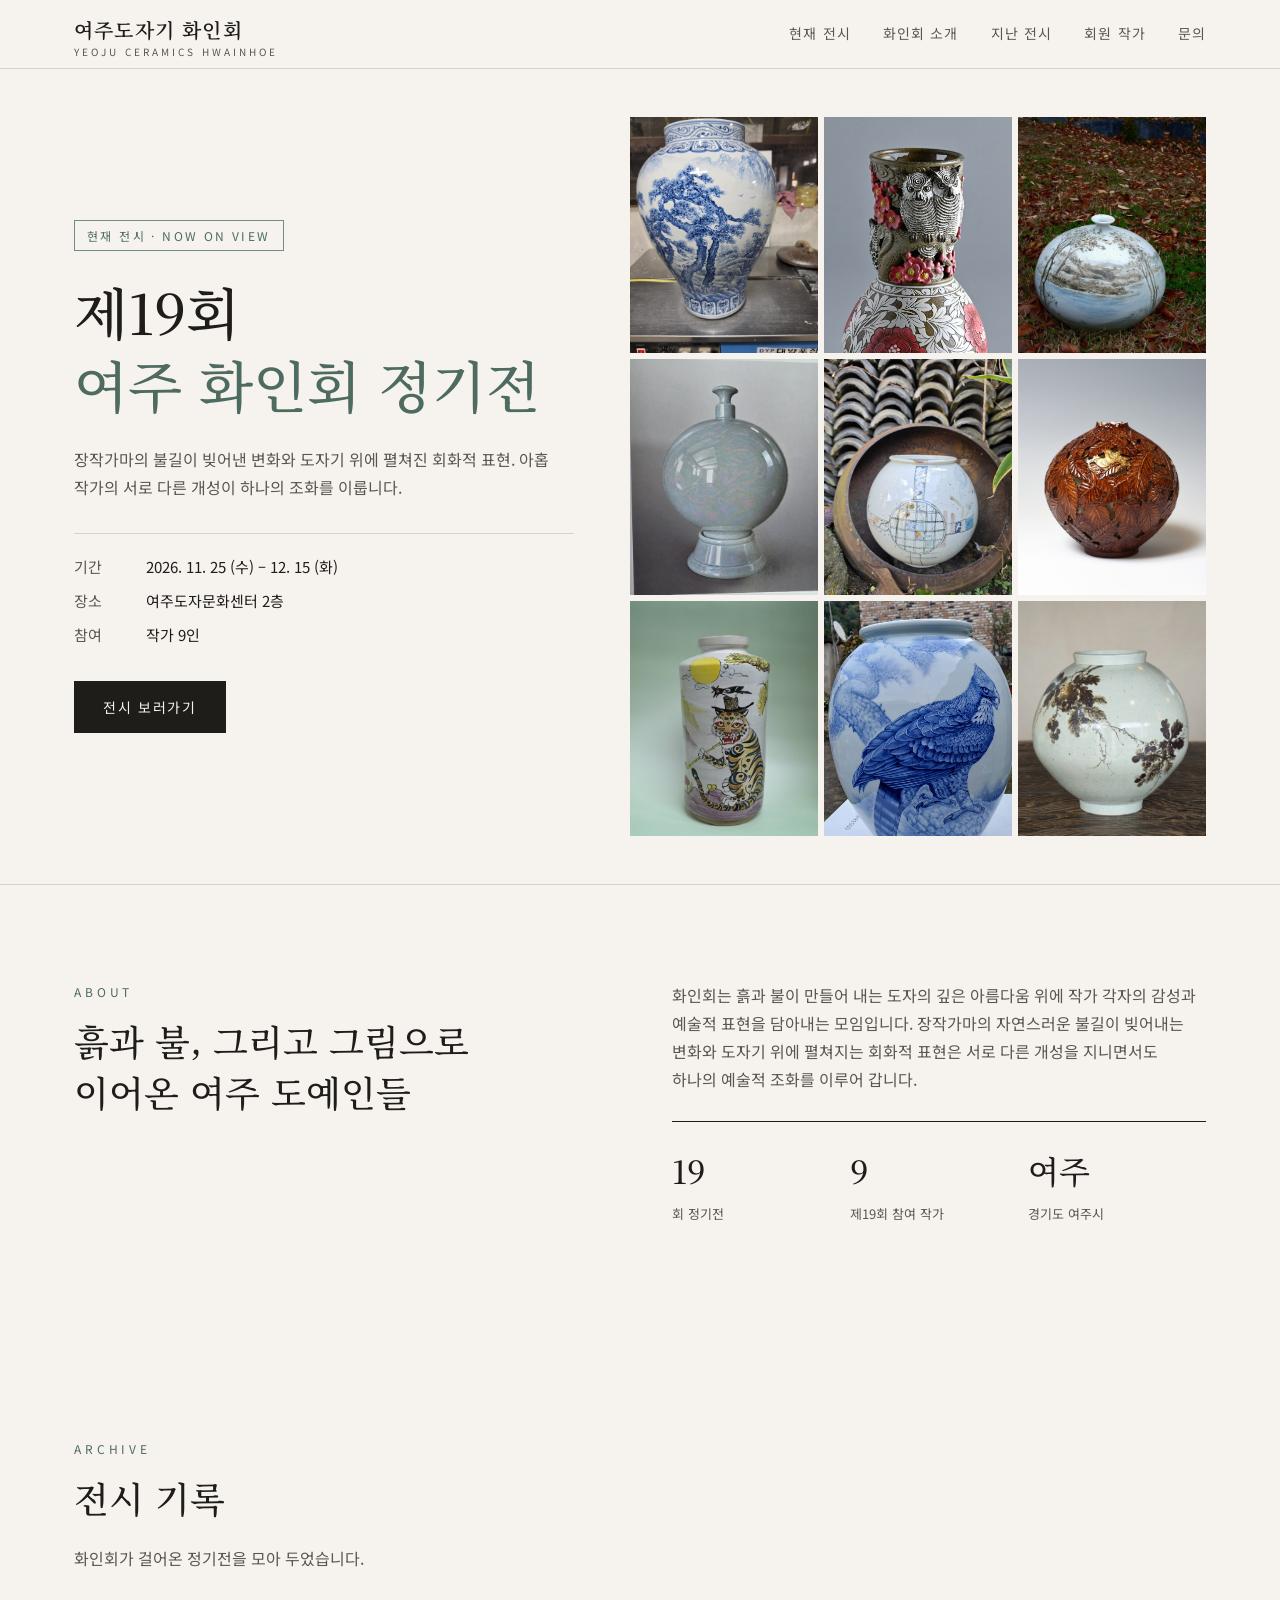
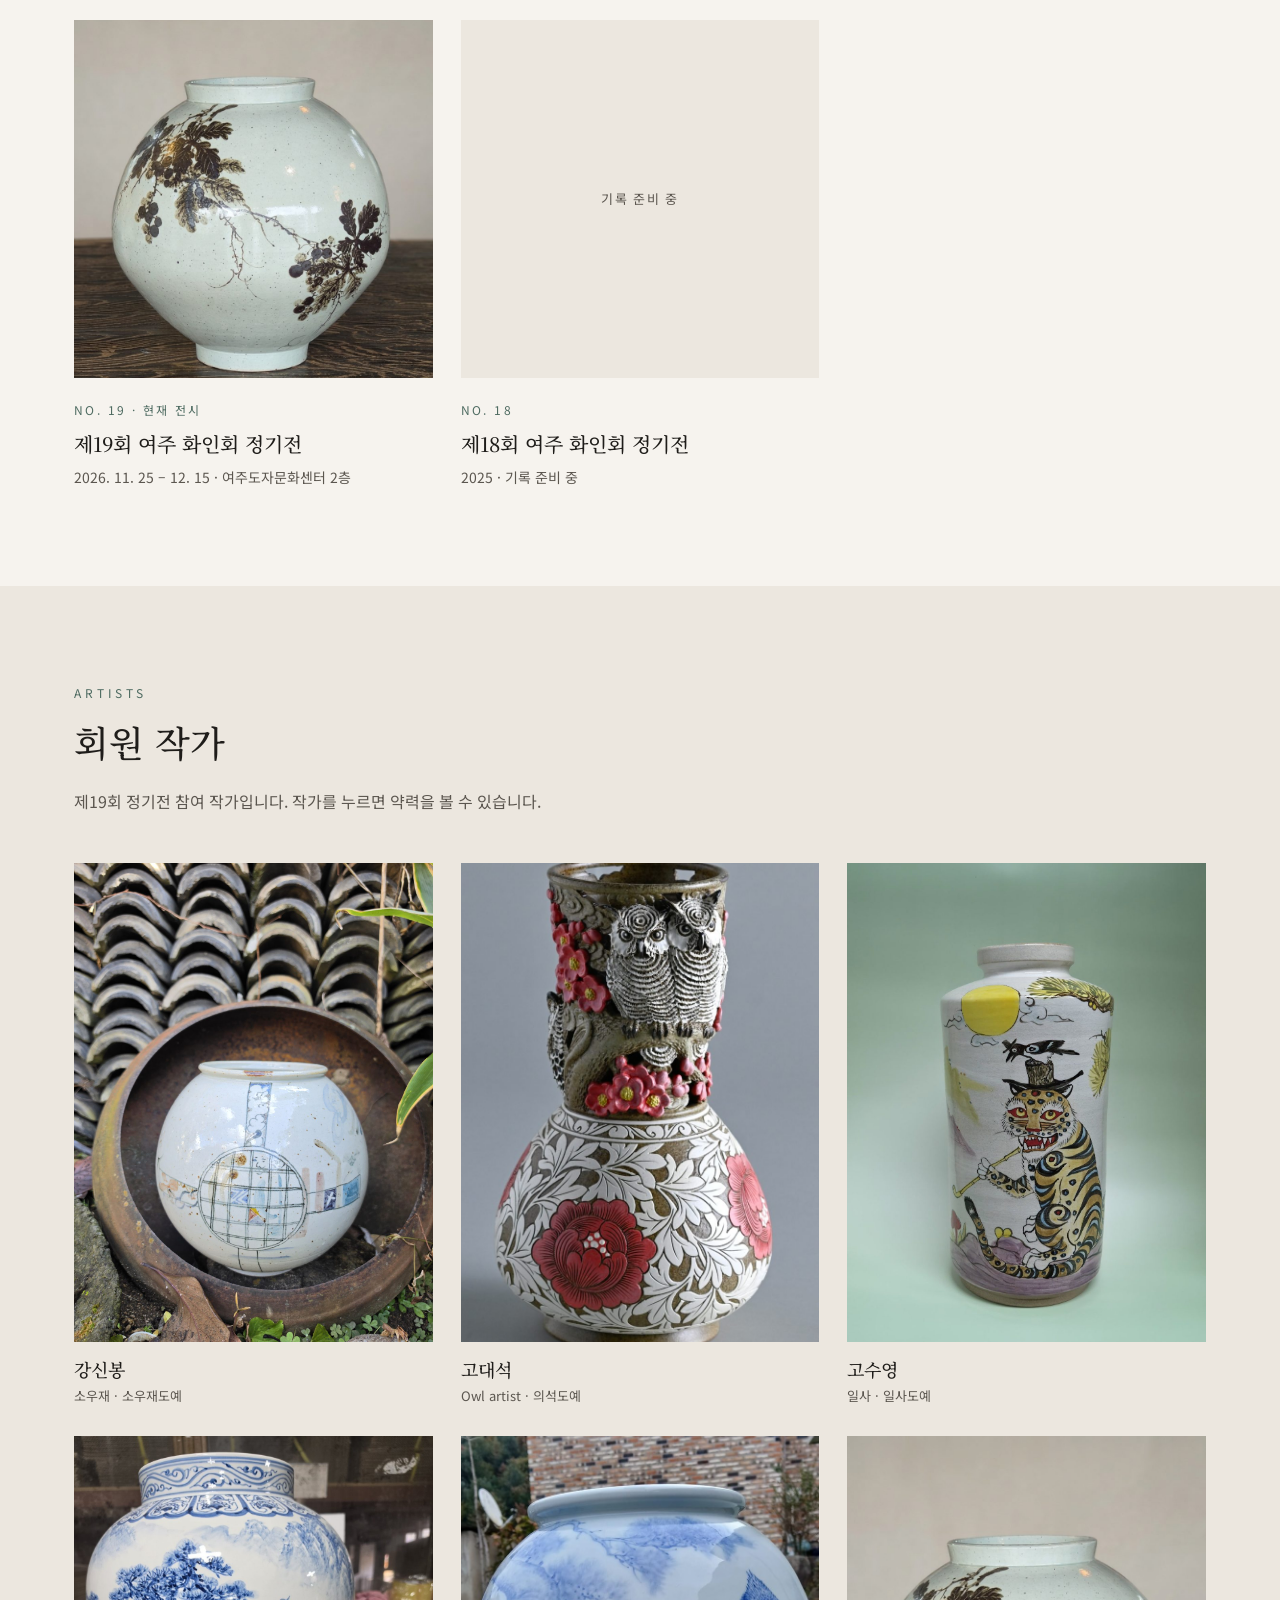
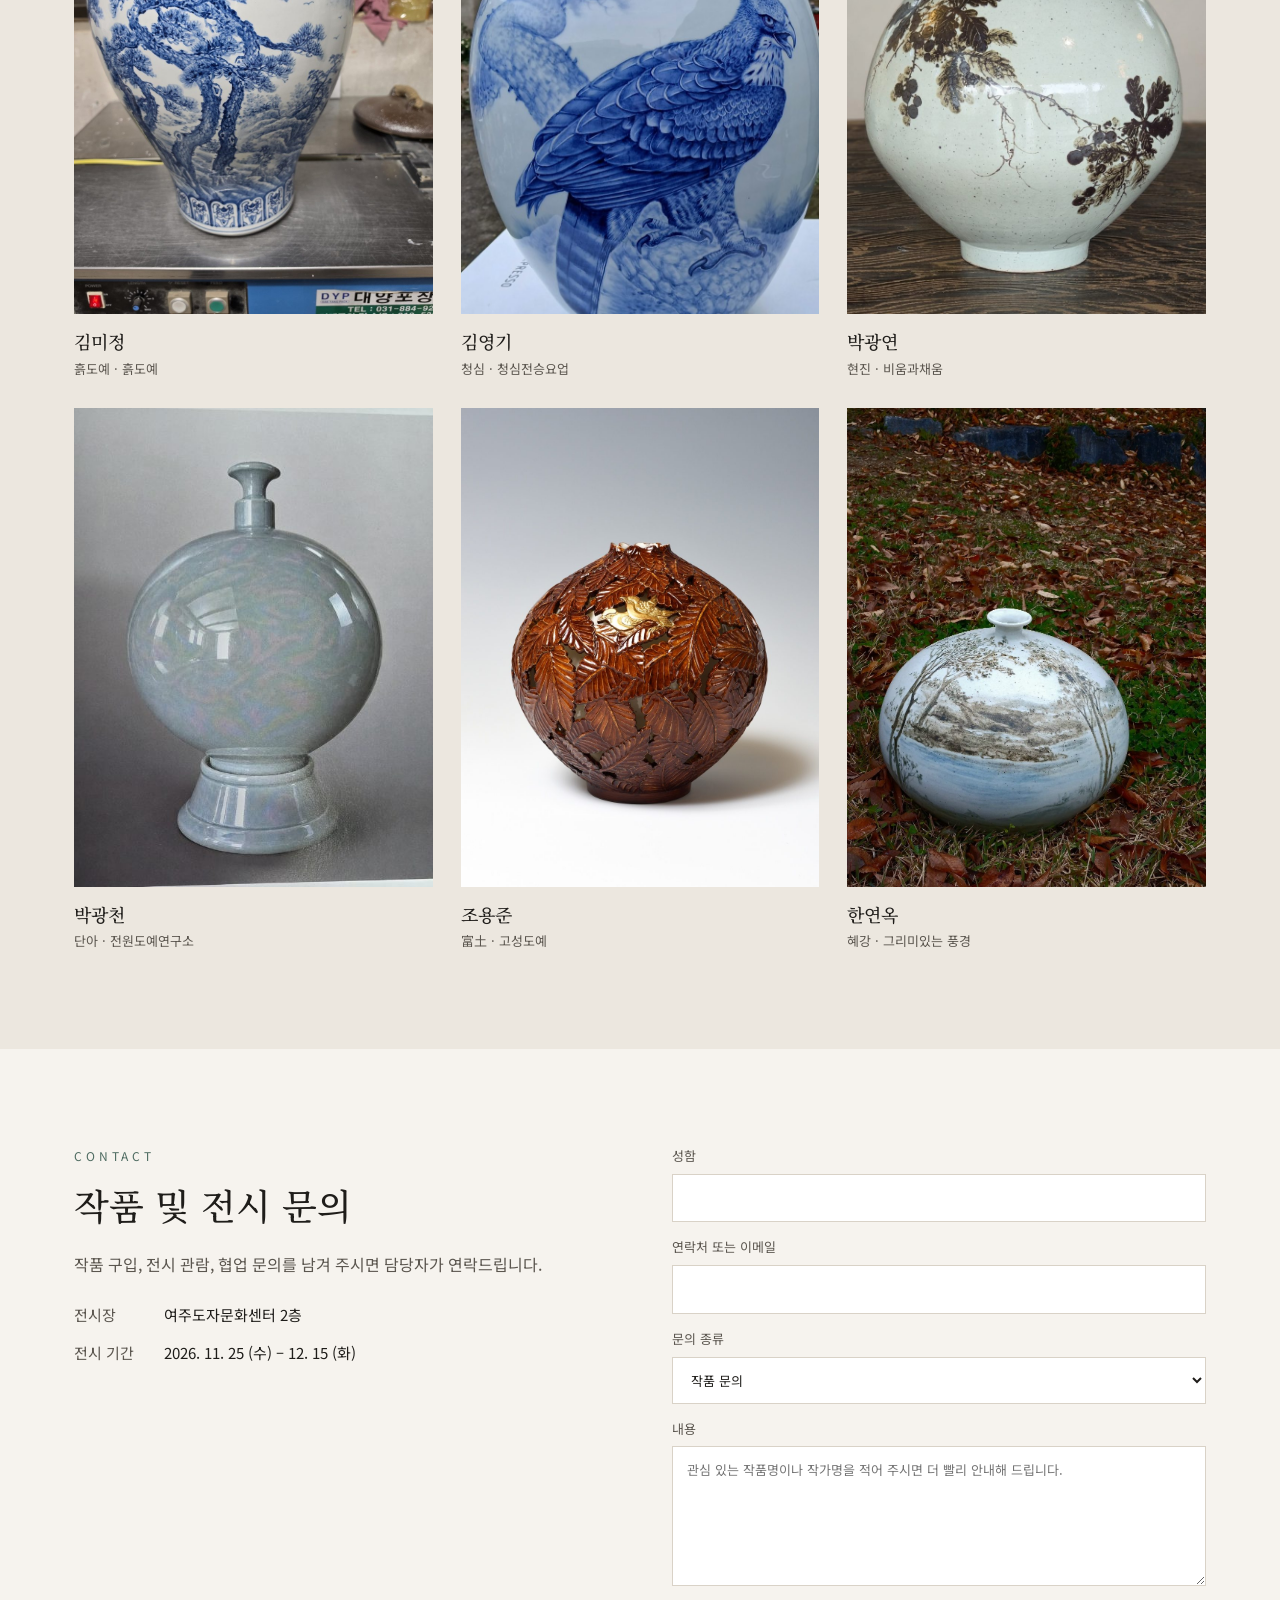
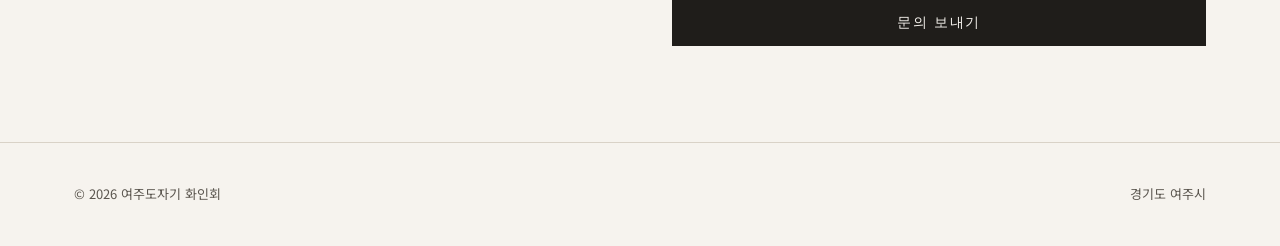
<file: index.html>
<!DOCTYPE html>
<html lang="ko">
<head>
<meta charset="UTF-8">
<meta name="viewport" content="width=device-width, initial-scale=1.0">
<title>여주도자기 화인회</title>
<meta name="description" content="여주도자기 화인회 — 여주 도예인들의 작품을 소개하는 온라인 전시관">
<link rel="preconnect" href="https://fonts.googleapis.com">
<link rel="preconnect" href="https://fonts.gstatic.com" crossorigin>
<link href="https://fonts.googleapis.com/css2?family=Noto+Sans+KR:wght@300;400;500&family=Noto+Serif+KR:wght@400;500;600&display=swap" rel="stylesheet">
<link rel="stylesheet" href="assets/css/style.css">
</head>
<body>

<header class="site-header">
  <div class="wrap">
    <a href="./" class="logo">여주도자기 화인회<small>YEOJU CERAMICS HWAINHOE</small></a>
    <nav class="nav">
      <a href="#exhibition">현재 전시</a>
      <a href="#about">화인회 소개</a>
      <a href="#archive">지난 전시</a>
      <a href="#artists">회원 작가</a>
      <a href="#contact">문의</a>
    </nav>
    <button class="menu-btn" aria-label="메뉴">☰</button>
  </div>
</header>

<!-- 현재 전시 -->
<section class="hero" id="exhibition">
  <div class="wrap">
    <div>
      <span class="tag">현재 전시 · NOW ON VIEW</span>
      <h1>제19회<br><em>여주 화인회 정기전</em></h1>
      <p class="lead">장작가마의 불길이 빚어낸 변화와 도자기 위에 펼쳐진 회화적 표현. 아홉 작가의 서로 다른 개성이 하나의 조화를 이룹니다.</p>
      <dl class="meta">
        <dt>기간</dt><dd>2026. 11. 25 (수) – 12. 15 (화)</dd>
        <dt>장소</dt><dd>여주도자문화센터 2층</dd>
        <dt>참여</dt><dd>작가 9인</dd>
      </dl>
      <a href="exhibitions/19th/" class="btn solid">전시 보러가기</a>
    </div>
    <div class="visual mosaic" aria-label="제19회 정기전 참여 작가 9인의 작품">
      <a href="exhibitions/19th/#kim-mijeong"><img src="assets/img/19th/kim-mijeong.jpg" alt="김미정 작가의 백자용춤 청화산수"><span>김미정</span></a>
      <a href="exhibitions/19th/#go-daeseok"><img src="assets/img/19th/go-daeseok.jpg" alt="고대석 작가의 추억2" style="object-position:center 25%"><span>고대석</span></a>
      <a href="exhibitions/19th/#han-yeonok"><img src="assets/img/19th/han-yeonok.jpg" alt="한연옥 작가의 자연을 품다"><span>한연옥</span></a>
      <a href="exhibitions/19th/#park-gwangcheon"><img src="assets/img/19th/park-gwangcheon.jpg" alt="박광천 작가의 원앙문 입호"><span>박광천</span></a>
      <a href="exhibitions/19th/#kang-sinbong"><img src="assets/img/19th/kang-sinbong.jpg" alt="강신봉 작가의 무제"><span>강신봉</span></a>
      <a href="exhibitions/19th/#jo-yongjun"><img src="assets/img/19th/jo-yongjun.jpg" alt="조용준 작가의 가을"><span>조용준</span></a>
      <a href="exhibitions/19th/#go-suyeong"><img src="assets/img/19th/go-suyeong.jpg" alt="고수영 작가의 까치와 호랑이"><span>고수영</span></a>
      <a href="exhibitions/19th/#kim-yeonggi"><img src="assets/img/19th/kim-yeonggi.jpg" alt="김영기 작가의 출품작"><span>김영기</span></a>
      <a href="exhibitions/19th/#park-gwangyeon"><img src="assets/img/19th/park-gwangyeon.jpg" alt="박광연 작가의 출품작"><span>박광연</span></a>
    </div>
  </div>
</section>

<!-- 소개 -->
<section class="intro" id="about">
  <div class="wrap">
    <div>
      <p class="eyebrow">About</p>
      <h2 class="h2">흙과 불, 그리고 그림으로<br>이어온 여주 도예인들</h2>
    </div>
    <div>
      <p class="lead">화인회는 흙과 불이 만들어 내는 도자의 깊은 아름다움 위에 작가 각자의 감성과 예술적 표현을 담아내는 모임입니다. 장작가마의 자연스러운 불길이 빚어내는 변화와 도자기 위에 펼쳐지는 회화적 표현은 서로 다른 개성을 지니면서도 하나의 예술적 조화를 이루어 갑니다.</p>
      <div class="stats">
        <div><b>19</b><span>회 정기전</span></div>
        <div><b>9</b><span>제19회 참여 작가</span></div>
        <div><b>여주</b><span>경기도 여주시</span></div>
      </div>
    </div>
  </div>
</section>

<!-- 지난 전시 -->
<section id="archive">
  <div class="wrap">
    <p class="eyebrow">Archive</p>
    <h2 class="h2">전시 기록</h2>
    <p class="lead">화인회가 걸어온 정기전을 모아 두었습니다.</p>
    <div class="ex-list">
      <a class="ex-card" href="exhibitions/19th/">
        <div class="thumb"><img src="assets/img/19th/park-gwangyeon.jpg" alt="제19회 정기전 출품작" loading="lazy"></div>
        <span class="no">NO. 19 · 현재 전시</span>
        <h3>제19회 여주 화인회 정기전</h3>
        <p>2026. 11. 25 – 12. 15 · 여주도자문화센터 2층</p>
      </a>
      <div class="ex-card">
        <div class="thumb placeholder">기록 준비 중</div>
        <span class="no">NO. 18</span>
        <h3>제18회 여주 화인회 정기전</h3>
        <p>2025 · 기록 준비 중</p>
      </div>
    </div>
  </div>
</section>

<!-- 회원 작가 -->
<section class="artists" id="artists">
  <div class="wrap">
    <p class="eyebrow">Artists</p>
    <h2 class="h2">회원 작가</h2>
    <p class="lead">제19회 정기전 참여 작가입니다. 작가를 누르면 약력을 볼 수 있습니다.</p>
    <div class="artist-grid">
      <a class="artist" href="exhibitions/19th/#kang-sinbong"><div class="ph"><img src="assets/img/19th/kang-sinbong.jpg" alt="강신봉 작가 작품" loading="lazy"></div><h4>강신봉</h4><p>소우재 · 소우재도예</p></a>
      <a class="artist" href="exhibitions/19th/#go-daeseok"><div class="ph"><img src="assets/img/19th/go-daeseok.jpg" alt="고대석 작가 작품" loading="lazy"></div><h4>고대석</h4><p>Owl artist · 의석도예</p></a>
      <a class="artist" href="exhibitions/19th/#go-suyeong"><div class="ph"><img src="assets/img/19th/go-suyeong.jpg" alt="고수영 작가 작품" loading="lazy"></div><h4>고수영</h4><p>일사 · 일사도예</p></a>
      <a class="artist" href="exhibitions/19th/#kim-mijeong"><div class="ph"><img src="assets/img/19th/kim-mijeong.jpg" alt="김미정 작가 작품" loading="lazy"></div><h4>김미정</h4><p>흙도예 · 흙도예</p></a>
      <a class="artist" href="exhibitions/19th/#kim-yeonggi"><div class="ph"><img src="assets/img/19th/kim-yeonggi.jpg" alt="김영기 작가 작품" loading="lazy"></div><h4>김영기</h4><p>청심 · 청심전승요업</p></a>
      <a class="artist" href="exhibitions/19th/#park-gwangyeon"><div class="ph"><img src="assets/img/19th/park-gwangyeon.jpg" alt="박광연 작가 작품" loading="lazy"></div><h4>박광연</h4><p>현진 · 비움과채움</p></a>
      <a class="artist" href="exhibitions/19th/#park-gwangcheon"><div class="ph"><img src="assets/img/19th/park-gwangcheon.jpg" alt="박광천 작가 작품" loading="lazy"></div><h4>박광천</h4><p>단아 · 전원도예연구소</p></a>
      <a class="artist" href="exhibitions/19th/#jo-yongjun"><div class="ph"><img src="assets/img/19th/jo-yongjun.jpg" alt="조용준 작가 작품" loading="lazy"></div><h4>조용준</h4><p>富土 · 고성도예</p></a>
      <a class="artist" href="exhibitions/19th/#han-yeonok"><div class="ph"><img src="assets/img/19th/han-yeonok.jpg" alt="한연옥 작가 작품" loading="lazy"></div><h4>한연옥</h4><p>혜강 · 그리미있는 풍경</p></a>
    </div>
  </div>
</section>

<!-- 문의 -->
<section class="contact" id="contact">
  <div class="wrap">
    <div class="info">
      <p class="eyebrow">Contact</p>
      <h2 class="h2">작품 및 전시 문의</h2>
      <p class="lead">작품 구입, 전시 관람, 협업 문의를 남겨 주시면 담당자가 연락드립니다.</p>
      <dl>
        <dt>전시장</dt><dd>여주도자문화센터 2층</dd>
        <dt>전시 기간</dt><dd>2026. 11. 25 (수) – 12. 15 (화)</dd>
      </dl>
    </div>
    <!-- 문의 양식: 구글 Apps Script(홈페이지 문의 접수) → 시트 저장 + 메일 알림 -->
    <form class="inquiry" action="https://script.google.com/macros/s/AKfycbzSGkYzuGvQp_G6xVHZZHuydilduFrVXoZ3H0_-JMAJZCFAsgzDZS4NiYXvOauJ6zCG/exec" method="POST">
      <input type="hidden" name="site" value="여주도자기 화인회">
      <input type="text" name="website" tabindex="-1" autocomplete="off" class="hp" aria-hidden="true">
      <label>성함<input name="name" required></label>
      <label>연락처 또는 이메일<input name="contact" required></label>
      <label>문의 종류
        <select name="type">
          <option>작품 문의</option><option>전시 관람</option><option>협업·기타</option>
        </select>
      </label>
      <label>내용<textarea name="message" required placeholder="관심 있는 작품명이나 작가명을 적어 주시면 더 빨리 안내해 드립니다."></textarea></label>
      <button class="btn solid" type="submit">문의 보내기</button>
      <p class="form-msg" hidden></p>
    </form>
  </div>
</section>

<footer class="site-footer">
  <div class="wrap">
    <span>© <span data-year></span> 여주도자기 화인회</span>
    <span>경기도 여주시</span>
  </div>
</footer>

<script src="assets/js/main.js"></script>
</body>
</html>
</file>
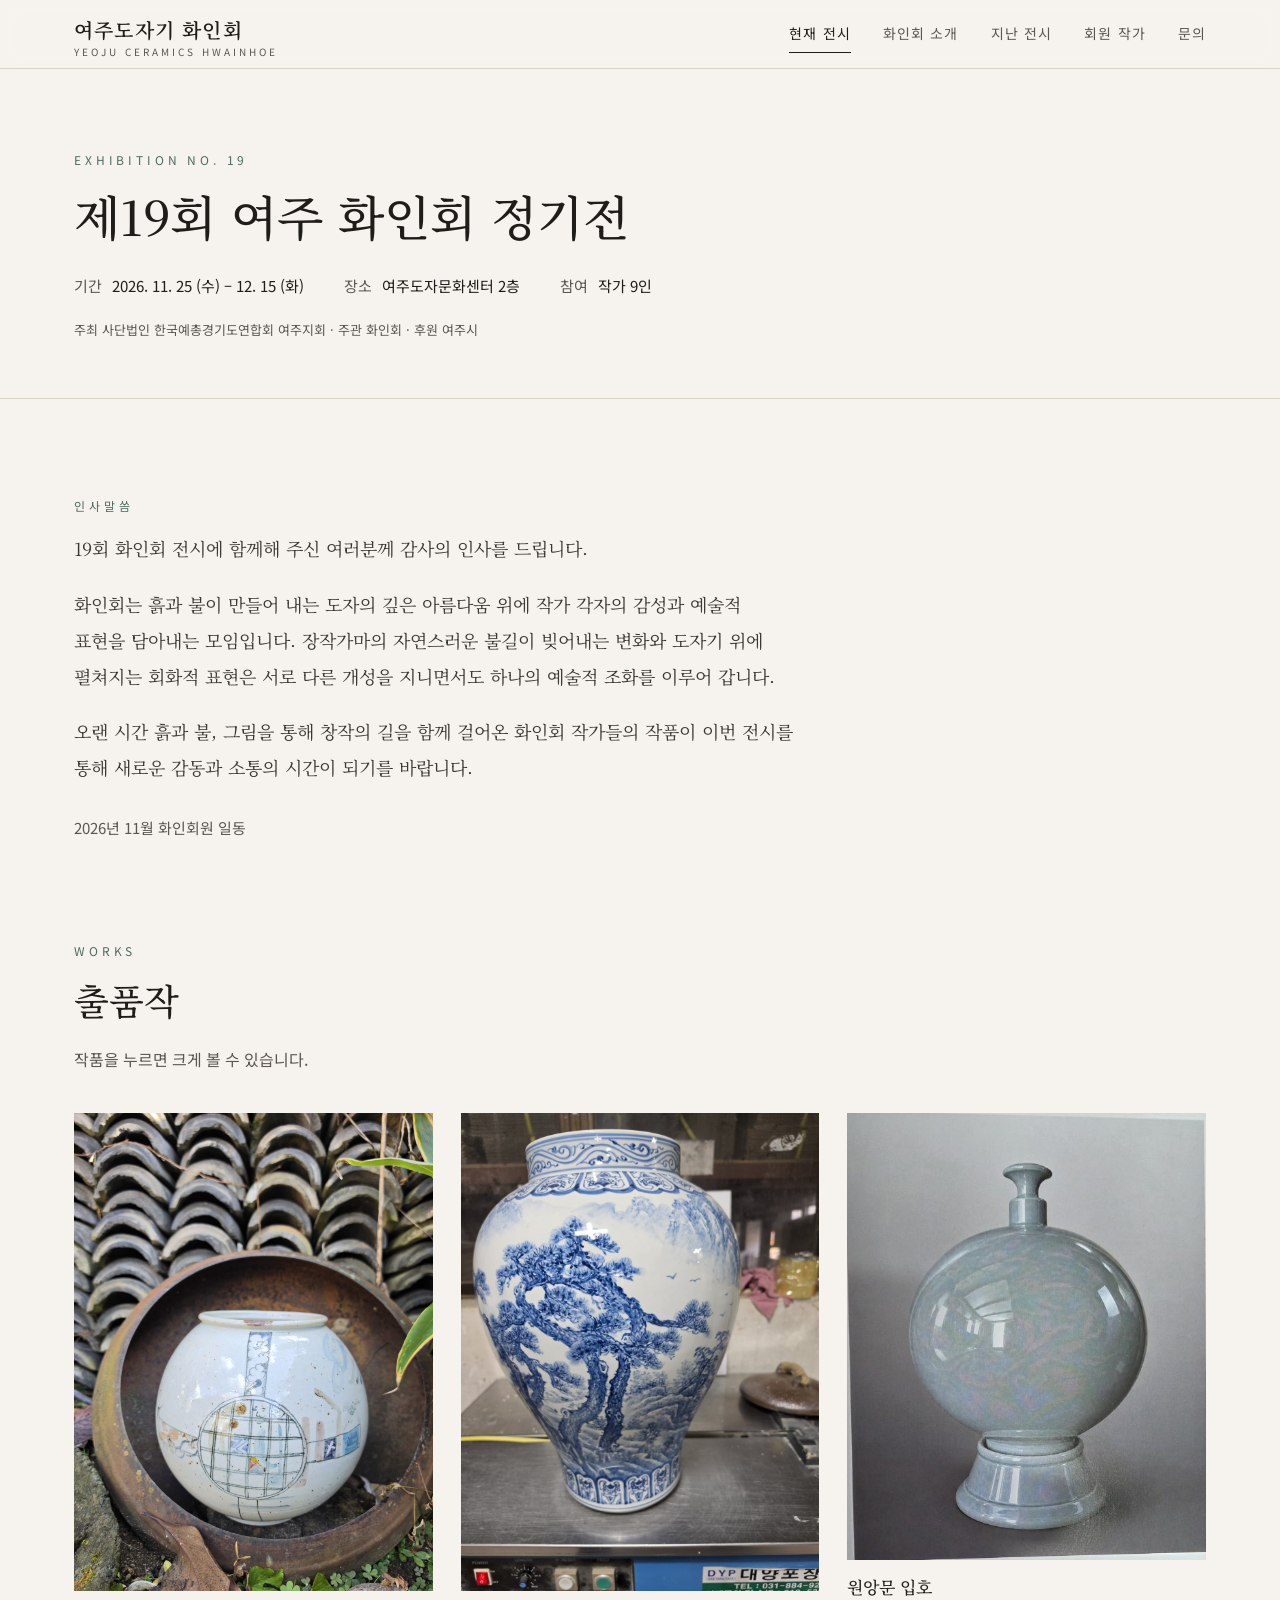
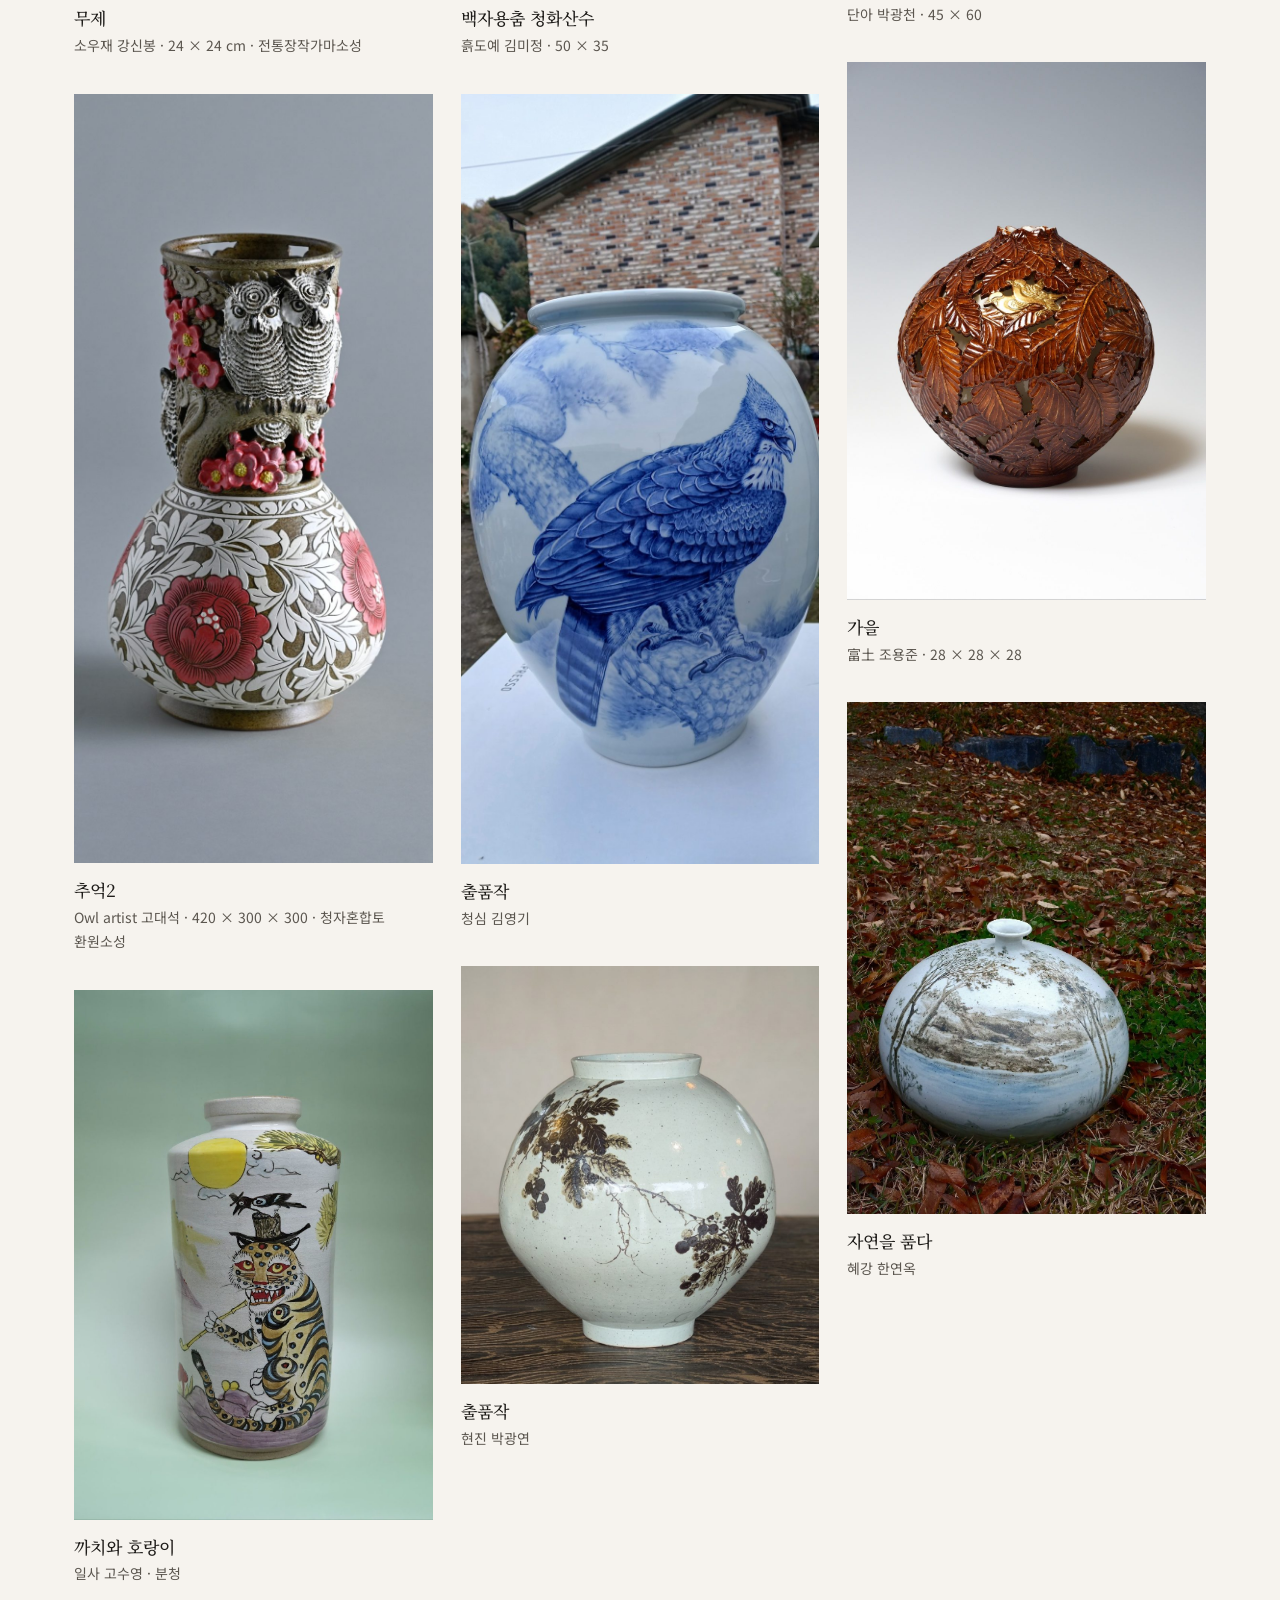
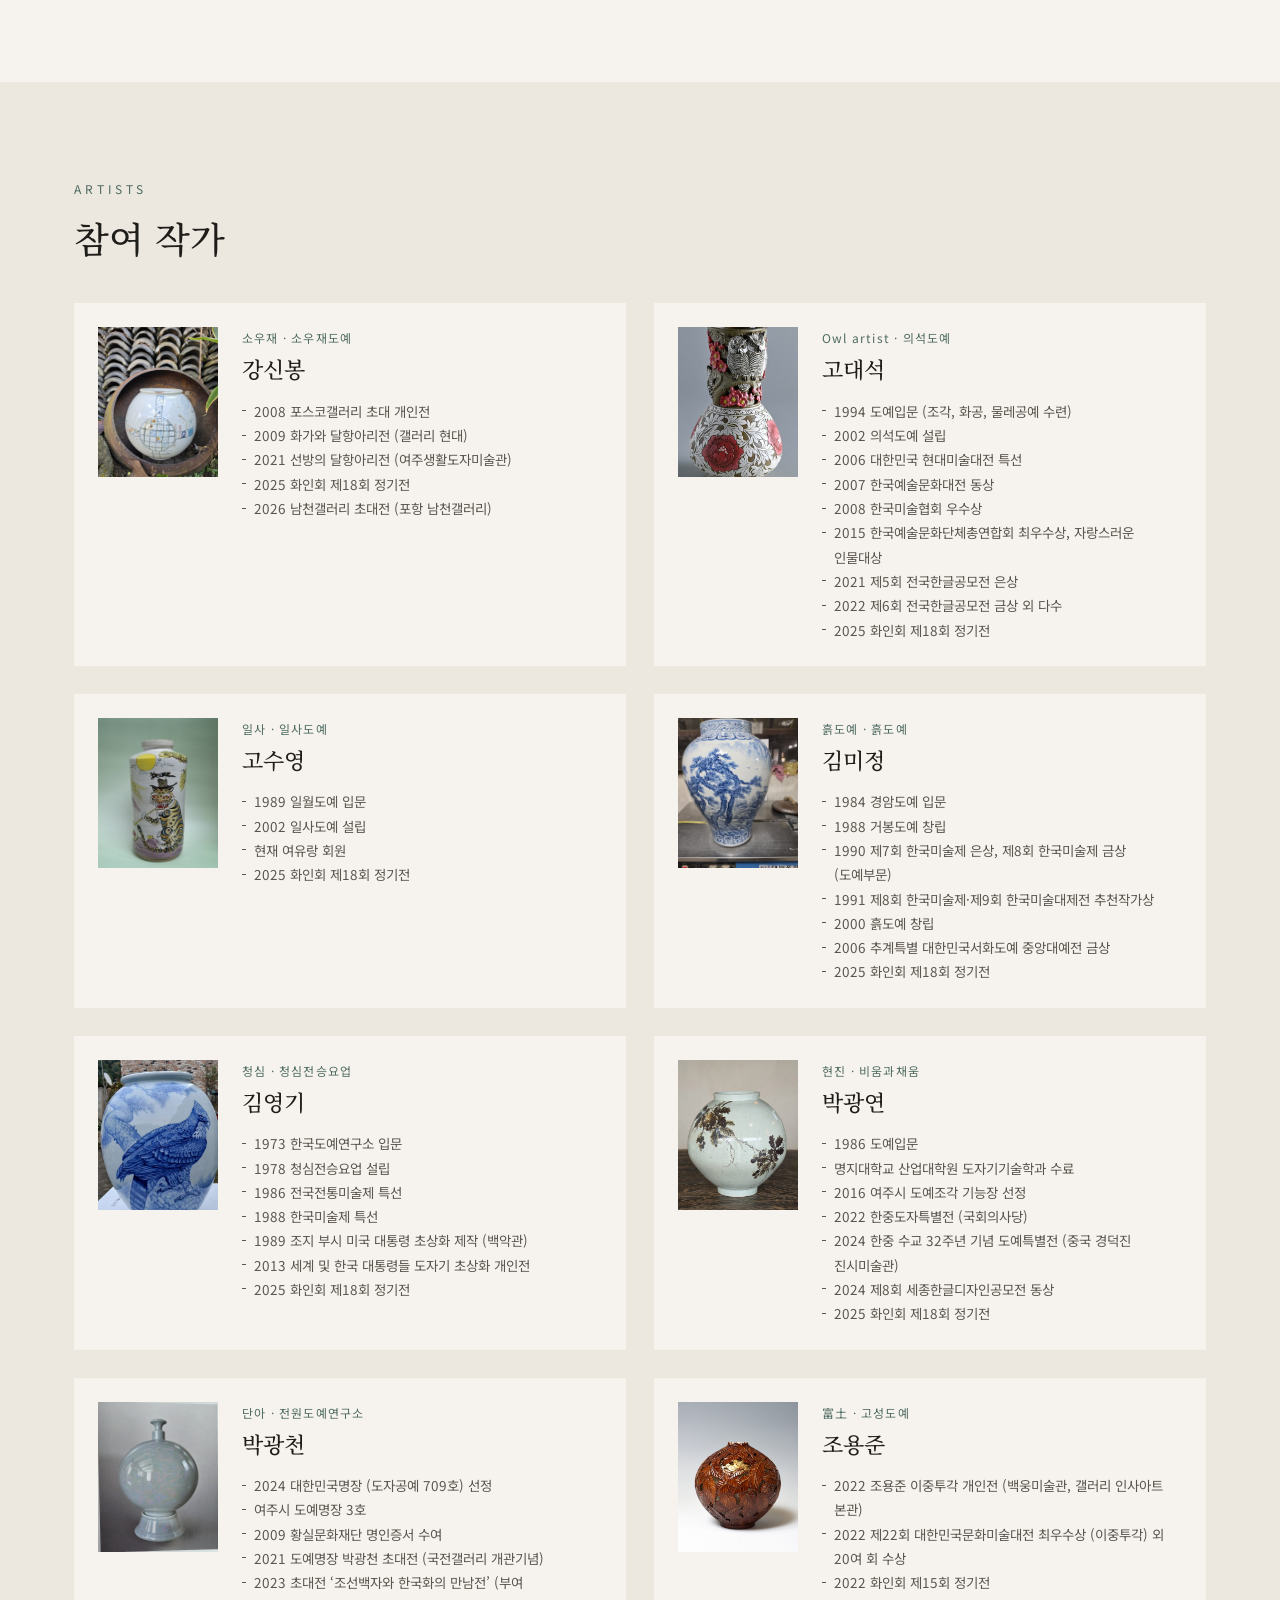
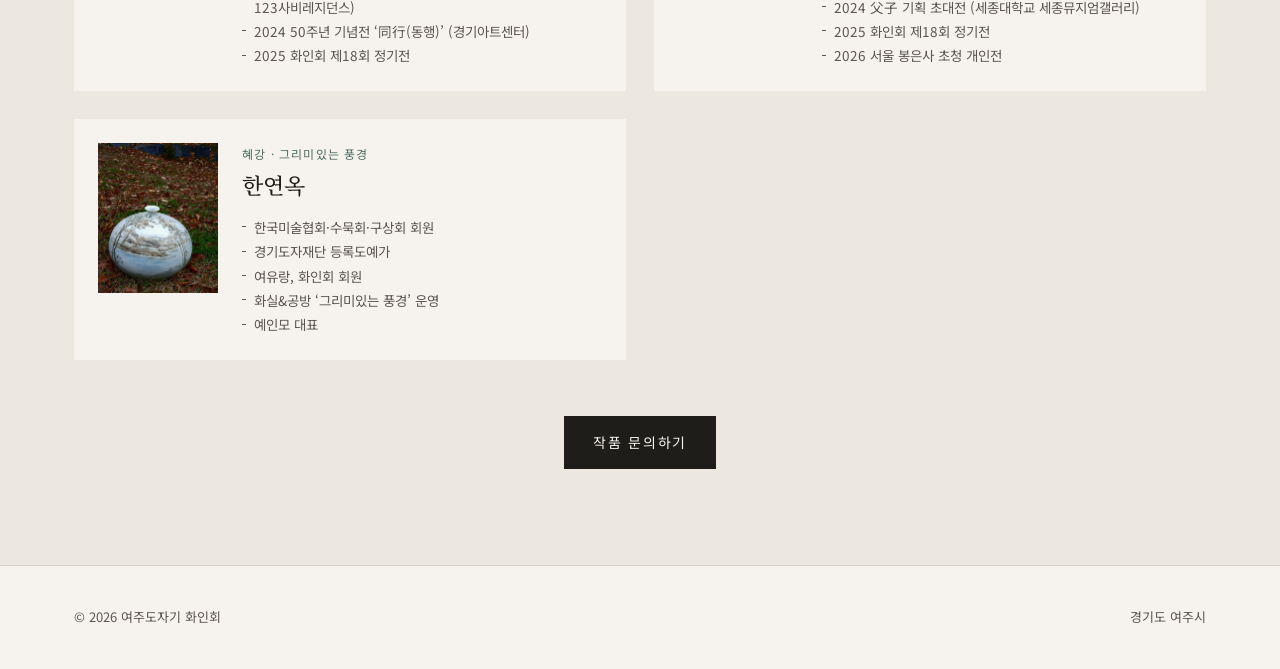
<file: exhibitions/19th/index.html>
<!DOCTYPE html>
<html lang="ko">
<head>
<meta charset="UTF-8">
<meta name="viewport" content="width=device-width, initial-scale=1.0">
<title>제19회 여주 화인회 정기전 | 여주도자기 화인회</title>
<meta name="description" content="제19회 여주 화인회 정기전 · 2026.11.25 – 12.15 · 여주도자문화센터 2층 · 참여 작가 9인">
<meta property="og:title" content="제19회 여주 화인회 정기전">
<meta property="og:description" content="2026.11.25(수) – 12.15(화) · 여주도자문화센터 2층">
<meta property="og:image" content="../../assets/img/19th/kang-sinbong.jpg">
<link rel="preconnect" href="https://fonts.googleapis.com">
<link rel="preconnect" href="https://fonts.gstatic.com" crossorigin>
<link href="https://fonts.googleapis.com/css2?family=Noto+Sans+KR:wght@300;400;500&family=Noto+Serif+KR:wght@400;500;600&display=swap" rel="stylesheet">
<link rel="stylesheet" href="../../assets/css/style.css">
</head>
<body>

<header class="site-header">
  <div class="wrap">
    <a href="../../" class="logo">여주도자기 화인회<small>YEOJU CERAMICS HWAINHOE</small></a>
    <nav class="nav">
      <a href="../../#exhibition" class="on">현재 전시</a>
      <a href="../../#about">화인회 소개</a>
      <a href="../../#archive">지난 전시</a>
      <a href="../../#artists">회원 작가</a>
      <a href="../../#contact">문의</a>
    </nav>
    <button class="menu-btn" aria-label="메뉴">☰</button>
  </div>
</header>

<section class="ex-head">
  <div class="wrap">
    <p class="eyebrow">Exhibition No. 19</p>
    <h1>제19회 여주 화인회 정기전</h1>
    <div class="meta">
      <span><b>기간</b>2026. 11. 25 (수) – 12. 15 (화)</span>
      <span><b>장소</b>여주도자문화센터 2층</span>
      <span><b>참여</b>작가 9인</span>
    </div>
    <p class="credits">주최 사단법인 한국예총경기도연합회 여주지회 · 주관 화인회 · 후원 여주시</p>
  </div>
</section>

<section class="greeting">
  <div class="wrap">
    <p class="eyebrow">인사말씀</p>
    <div class="statement">
      <p>19회 화인회 전시에 함께해 주신 여러분께 감사의 인사를 드립니다.</p>
      <p>화인회는 흙과 불이 만들어 내는 도자의 깊은 아름다움 위에 작가 각자의 감성과 예술적 표현을 담아내는 모임입니다. 장작가마의 자연스러운 불길이 빚어내는 변화와 도자기 위에 펼쳐지는 회화적 표현은 서로 다른 개성을 지니면서도 하나의 예술적 조화를 이루어 갑니다.</p>
      <p>오랜 시간 흙과 불, 그림을 통해 창작의 길을 함께 걸어온 화인회 작가들의 작품이 이번 전시를 통해 새로운 감동과 소통의 시간이 되기를 바랍니다.</p>
      <p class="sign">2026년 11월 화인회원 일동</p>
    </div>
  </div>
</section>

<section class="gallery">
  <div class="wrap">
    <p class="eyebrow">Works</p>
    <h2 class="h2">출품작</h2>
    <p class="lead">작품을 누르면 크게 볼 수 있습니다.</p>
    <div class="works">
      <figure class="work" data-artist="강신봉">
        <div class="img"><img src="../../assets/img/19th/kang-sinbong.jpg" alt="강신봉 작가의 무제" loading="lazy"></div>
        <figcaption class="cap"><b>무제</b><span>소우재 강신봉 · 24 × 24 cm · 전통장작가마소성</span></figcaption>
      </figure>
      <figure class="work" data-artist="고대석">
        <div class="img"><img src="../../assets/img/19th/go-daeseok.jpg" alt="고대석 작가의 추억2" loading="lazy"></div>
        <figcaption class="cap"><b>추억2</b><span>Owl artist 고대석 · 420 × 300 × 300 · 청자혼합토 환원소성</span></figcaption>
      </figure>
      <figure class="work" data-artist="고수영">
        <div class="img"><img src="../../assets/img/19th/go-suyeong.jpg" alt="고수영 작가의 까치와 호랑이" loading="lazy"></div>
        <figcaption class="cap"><b>까치와 호랑이</b><span>일사 고수영 · 분청</span></figcaption>
      </figure>
      <figure class="work" data-artist="김미정">
        <div class="img"><img src="../../assets/img/19th/kim-mijeong.jpg" alt="김미정 작가의 백자용춤 청화산수" loading="lazy"></div>
        <figcaption class="cap"><b>백자용춤 청화산수</b><span>흙도예 김미정 · 50 × 35</span></figcaption>
      </figure>
      <figure class="work" data-artist="김영기">
        <div class="img"><img src="../../assets/img/19th/kim-yeonggi.jpg" alt="김영기 작가의 출품작" loading="lazy"></div>
        <figcaption class="cap"><b>출품작</b><span>청심 김영기</span></figcaption>
      </figure>
      <figure class="work" data-artist="박광연">
        <div class="img"><img src="../../assets/img/19th/park-gwangyeon.jpg" alt="박광연 작가의 출품작" loading="lazy"></div>
        <figcaption class="cap"><b>출품작</b><span>현진 박광연</span></figcaption>
      </figure>
      <figure class="work" data-artist="박광천">
        <div class="img"><img src="../../assets/img/19th/park-gwangcheon.jpg" alt="박광천 작가의 원앙문 입호" loading="lazy"></div>
        <figcaption class="cap"><b>원앙문 입호</b><span>단아 박광천 · 45 × 60</span></figcaption>
      </figure>
      <figure class="work" data-artist="조용준">
        <div class="img"><img src="../../assets/img/19th/jo-yongjun.jpg" alt="조용준 작가의 가을" loading="lazy"></div>
        <figcaption class="cap"><b>가을</b><span>富土 조용준 · 28 × 28 × 28</span></figcaption>
      </figure>
      <figure class="work" data-artist="한연옥">
        <div class="img"><img src="../../assets/img/19th/han-yeonok.jpg" alt="한연옥 작가의 자연을 품다" loading="lazy"></div>
        <figcaption class="cap"><b>자연을 품다</b><span>혜강 한연옥</span></figcaption>
      </figure>
    </div>
  </div>
</section>

<section class="profiles-sec">
  <div class="wrap">
    <p class="eyebrow">Artists</p>
    <h2 class="h2">참여 작가</h2>
    <div class="profiles">
      <article class="profile" id="kang-sinbong">
        <img src="../../assets/img/19th/kang-sinbong.jpg" alt="" loading="lazy">
        <div>
          <p class="ho">소우재 · 소우재도예</p>
          <h3>강신봉</h3>
          <ul class="cv"><li>2008 포스코갤러리 초대 개인전</li><li>2009 화가와 달항아리전 (갤러리 현대)</li><li>2021 선방의 달항아리전 (여주생활도자미술관)</li><li>2025 화인회 제18회 정기전</li><li>2026 남천갤러리 초대전 (포항 남천갤러리)</li></ul>
        </div>
      </article>
      <article class="profile" id="go-daeseok">
        <img src="../../assets/img/19th/go-daeseok.jpg" alt="" loading="lazy">
        <div>
          <p class="ho">Owl artist · 의석도예</p>
          <h3>고대석</h3>
          <ul class="cv"><li>1994 도예입문 (조각, 화공, 물레공예 수련)</li><li>2002 의석도예 설립</li><li>2006 대한민국 현대미술대전 특선</li><li>2007 한국예술문화대전 동상</li><li>2008 한국미술협회 우수상</li><li>2015 한국예술문화단체총연합회 최우수상, 자랑스러운 인물대상</li><li>2021 제5회 전국한글공모전 은상</li><li>2022 제6회 전국한글공모전 금상 외 다수</li><li>2025 화인회 제18회 정기전</li></ul>
        </div>
      </article>
      <article class="profile" id="go-suyeong">
        <img src="../../assets/img/19th/go-suyeong.jpg" alt="" loading="lazy">
        <div>
          <p class="ho">일사 · 일사도예</p>
          <h3>고수영</h3>
          <ul class="cv"><li>1989 일월도예 입문</li><li>2002 일사도예 설립</li><li>현재 여유랑 회원</li><li>2025 화인회 제18회 정기전</li></ul>
        </div>
      </article>
      <article class="profile" id="kim-mijeong">
        <img src="../../assets/img/19th/kim-mijeong.jpg" alt="" loading="lazy">
        <div>
          <p class="ho">흙도예 · 흙도예</p>
          <h3>김미정</h3>
          <ul class="cv"><li>1984 경암도예 입문</li><li>1988 거봉도예 창립</li><li>1990 제7회 한국미술제 은상, 제8회 한국미술제 금상 (도예부문)</li><li>1991 제8회 한국미술제·제9회 한국미술대제전 추천작가상</li><li>2000 흙도예 창립</li><li>2006 추계특별 대한민국서화도예 중앙대예전 금상</li><li>2025 화인회 제18회 정기전</li></ul>
        </div>
      </article>
      <article class="profile" id="kim-yeonggi">
        <img src="../../assets/img/19th/kim-yeonggi.jpg" alt="" loading="lazy">
        <div>
          <p class="ho">청심 · 청심전승요업</p>
          <h3>김영기</h3>
          <ul class="cv"><li>1973 한국도예연구소 입문</li><li>1978 청심전승요업 설립</li><li>1986 전국전통미술제 특선</li><li>1988 한국미술제 특선</li><li>1989 조지 부시 미국 대통령 초상화 제작 (백악관)</li><li>2013 세계 및 한국 대통령들 도자기 초상화 개인전</li><li>2025 화인회 제18회 정기전</li></ul>
        </div>
      </article>
      <article class="profile" id="park-gwangyeon">
        <img src="../../assets/img/19th/park-gwangyeon.jpg" alt="" loading="lazy">
        <div>
          <p class="ho">현진 · 비움과채움</p>
          <h3>박광연</h3>
          <ul class="cv"><li>1986 도예입문</li><li>명지대학교 산업대학원 도자기기술학과 수료</li><li>2016 여주시 도예조각 기능장 선정</li><li>2022 한중도자특별전 (국회의사당)</li><li>2024 한중 수교 32주년 기념 도예특별전 (중국 경덕진 진시미술관)</li><li>2024 제8회 세종한글디자인공모전 동상</li><li>2025 화인회 제18회 정기전</li></ul>
        </div>
      </article>
      <article class="profile" id="park-gwangcheon">
        <img src="../../assets/img/19th/park-gwangcheon.jpg" alt="" loading="lazy">
        <div>
          <p class="ho">단아 · 전원도예연구소</p>
          <h3>박광천</h3>
          <ul class="cv"><li>2024 대한민국명장 (도자공예 709호) 선정</li><li>여주시 도예명장 3호</li><li>2009 황실문화재단 명인증서 수여</li><li>2021 도예명장 박광천 초대전 (국전갤러리 개관기념)</li><li>2023 초대전 ‘조선백자와 한국화의 만남전’ (부여 123사비레지던스)</li><li>2024 50주년 기념전 ‘同行(동행)’ (경기아트센터)</li><li>2025 화인회 제18회 정기전</li></ul>
        </div>
      </article>
      <article class="profile" id="jo-yongjun">
        <img src="../../assets/img/19th/jo-yongjun.jpg" alt="" loading="lazy">
        <div>
          <p class="ho">富土 · 고성도예</p>
          <h3>조용준</h3>
          <ul class="cv"><li>2022 조용준 이중투각 개인전 (백웅미술관, 갤러리 인사아트 본관)</li><li>2022 제22회 대한민국문화미술대전 최우수상 (이중투각) 외 20여 회 수상</li><li>2022 화인회 제15회 정기전</li><li>2024 父子 기획 초대전 (세종대학교 세종뮤지엄갤러리)</li><li>2025 화인회 제18회 정기전</li><li>2026 서울 봉은사 초청 개인전</li></ul>
        </div>
      </article>
      <article class="profile" id="han-yeonok">
        <img src="../../assets/img/19th/han-yeonok.jpg" alt="" loading="lazy">
        <div>
          <p class="ho">혜강 · 그리미있는 풍경</p>
          <h3>한연옥</h3>
          <ul class="cv"><li>한국미술협회·수묵회·구상회 회원</li><li>경기도자재단 등록도예가</li><li>여유랑, 화인회 회원</li><li>화실&amp;공방 ‘그리미있는 풍경’ 운영</li><li>예인모 대표</li></ul>
        </div>
      </article>
    </div>
    <p style="margin-top:56px;text-align:center"><a href="../../#contact" class="btn solid">작품 문의하기</a></p>
  </div>
</section>

<footer class="site-footer">
  <div class="wrap">
    <span>© <span data-year></span> 여주도자기 화인회</span>
    <span>경기도 여주시</span>
  </div>
</footer>

<script src="../../assets/js/main.js"></script>
</body>
</html>
</file>
<file: assets/css/style.css>
/* 여주도자기 화인회 — 전시장 컨셉 스타일 */
:root{
  --paper:#f6f3ee;      /* 백자 바탕 */
  --paper-2:#ece7df;
  --ink:#1f1d1a;        /* 먹색 */
  --ink-2:#5b564f;
  --line:#d9d2c7;
  --celadon:#6f8f84;    /* 청자색 포인트 */
  --celadon-d:#4e6b61;
  --max:1180px;
  --serif:"Noto Serif KR", "Nanum Myeongjo", serif;
  --sans:"Noto Sans KR", "Apple SD Gothic Neo", "Malgun Gothic", sans-serif;
}
*{box-sizing:border-box;margin:0;padding:0}
html{scroll-behavior:smooth}
body{background:var(--paper);color:var(--ink);font-family:var(--sans);font-size:16px;line-height:1.75;word-break:keep-all;-webkit-font-smoothing:antialiased}
img{max-width:100%;display:block}
a{color:inherit;text-decoration:none}
.wrap{max-width:var(--max);margin:0 auto;padding:0 24px}

/* 헤더 */
.site-header{position:sticky;top:0;z-index:50;background:rgba(246,243,238,.92);backdrop-filter:blur(8px);border-bottom:1px solid var(--line)}
.site-header .wrap{display:flex;align-items:center;justify-content:space-between;height:68px}
.logo{font-family:var(--serif);font-size:20px;font-weight:600;letter-spacing:.06em}
.logo small{display:block;font-family:var(--sans);font-size:10px;letter-spacing:.3em;color:var(--ink-2);font-weight:400;line-height:1}
.nav{display:flex;gap:32px;font-size:14px;letter-spacing:.08em}
.nav a{color:var(--ink-2);padding:6px 0;border-bottom:1px solid transparent;transition:.2s}
.nav a:hover,.nav a.on{color:var(--ink);border-color:var(--ink)}
.menu-btn{display:none;background:none;border:0;font-size:22px;cursor:pointer;color:var(--ink)}

/* 공통 섹션 */
section{padding:96px 0}
.eyebrow{font-size:12px;letter-spacing:.32em;color:var(--celadon-d);text-transform:uppercase;margin-bottom:14px}
.h2{font-family:var(--serif);font-size:clamp(26px,3.2vw,36px);font-weight:500;line-height:1.4;margin-bottom:20px}
.lead{color:var(--ink-2);max-width:640px}
.btn{display:inline-block;padding:13px 28px;border:1px solid var(--ink);font-size:14px;letter-spacing:.12em;transition:.2s}
.btn:hover{background:var(--ink);color:var(--paper)}
.btn.solid{background:var(--ink);color:var(--paper)}
.btn.solid:hover{background:var(--celadon-d);border-color:var(--celadon-d)}
.placeholder{background:repeating-linear-gradient(135deg,var(--paper-2) 0 12px,#e6e0d6 12px 24px);display:flex;align-items:center;justify-content:center;color:var(--ink-2);font-size:13px;letter-spacing:.1em}
.todo{background:#fff6d6;padding:0 4px}

/* 메인 히어로 = 현재 전시 */
.hero{padding:0;border-bottom:1px solid var(--line)}
.hero .wrap{display:grid;grid-template-columns:1fr 1.15fr;gap:56px;align-items:center;min-height:calc(88vh - 68px);padding-top:48px;padding-bottom:48px}
.hero .tag{display:inline-block;font-size:12px;letter-spacing:.2em;border:1px solid var(--celadon);color:var(--celadon-d);padding:4px 12px;margin-bottom:24px}
.hero h1{font-family:var(--serif);font-weight:500;font-size:clamp(34px,4.6vw,56px);line-height:1.3;margin-bottom:24px}
.hero h1 em{font-style:normal;color:var(--celadon-d)}
.hero .meta{border-top:1px solid var(--line);margin:32px 0;padding-top:20px;display:grid;grid-template-columns:72px 1fr;row-gap:8px;font-size:15px}
.hero .meta dt{color:var(--ink-2)}
.hero .visual{aspect-ratio:4/5;width:100%}
.hero .visual img{width:100%;height:100%;object-fit:cover}

/* 소개 */
.intro .wrap{display:grid;grid-template-columns:1fr 1fr;gap:64px}
.intro .stats{display:grid;grid-template-columns:repeat(3,1fr);border-top:1px solid var(--ink);margin-top:28px}
.intro .stats div{padding:20px 0}
.intro .stats b{display:block;font-family:var(--serif);font-size:32px;font-weight:500}
.intro .stats span{font-size:13px;color:var(--ink-2)}

/* 전시 목록 */
.ex-list{display:grid;grid-template-columns:repeat(3,1fr);gap:40px 28px;margin-top:48px}
.ex-card .thumb{aspect-ratio:1/1;overflow:hidden;margin-bottom:16px;background:var(--paper-2)}
.ex-card .thumb img{width:100%;height:100%;object-fit:cover;transition:transform .6s}
.ex-card:hover .thumb img{transform:scale(1.04)}
.ex-card .no{font-size:12px;letter-spacing:.2em;color:var(--celadon-d)}
.ex-card h3{font-family:var(--serif);font-weight:500;font-size:20px;margin:4px 0}
.ex-card p{font-size:14px;color:var(--ink-2)}

/* 작가 */
.artists{background:var(--paper-2)}
.artist-grid{display:grid;grid-template-columns:repeat(4,1fr);gap:28px;margin-top:48px}
.artist .ph{aspect-ratio:3/4;margin-bottom:12px}
.artist h4{font-family:var(--serif);font-weight:500;font-size:18px}
.artist p{font-size:13px;color:var(--ink-2)}

/* 문의 */
.contact .wrap{display:grid;grid-template-columns:1fr 1fr;gap:64px}
.info dl{display:grid;grid-template-columns:90px 1fr;row-gap:12px;margin-top:24px;font-size:15px}
.info dt{color:var(--ink-2)}
form.inquiry{display:grid;gap:14px}
form.inquiry label{font-size:13px;color:var(--ink-2);display:grid;gap:6px}
form.inquiry input,form.inquiry textarea,form.inquiry select{font:inherit;padding:12px 14px;border:1px solid var(--line);background:#fff;color:var(--ink);border-radius:0}
form.inquiry input:focus,form.inquiry textarea:focus,form.inquiry select:focus{outline:1px solid var(--celadon);border-color:var(--celadon)}
form.inquiry textarea{min-height:140px;resize:vertical}

/* 전시 상세 페이지 */
.ex-head{padding:80px 0 56px;border-bottom:1px solid var(--line)}
.ex-head h1{font-family:var(--serif);font-weight:500;font-size:clamp(32px,4vw,48px);line-height:1.35;margin:8px 0 24px}
.ex-head .meta{display:flex;flex-wrap:wrap;gap:8px 40px;font-size:15px}
.ex-head .meta span b{color:var(--ink-2);font-weight:400;margin-right:10px}
.statement{max-width:720px;font-family:var(--serif);font-size:18px;line-height:2;color:#3a3631}
.filter{display:flex;flex-wrap:wrap;gap:8px;margin:40px 0 32px}
.filter button{font:inherit;font-size:13px;padding:7px 16px;border:1px solid var(--line);background:transparent;cursor:pointer;color:var(--ink-2)}
.filter button.on,.filter button:hover{border-color:var(--ink);color:var(--ink)}
.works{columns:3 300px;column-gap:28px}
.work{break-inside:avoid;margin-bottom:36px;cursor:zoom-in}
.work .img{background:var(--paper-2);overflow:hidden}
.work img{width:100%;transition:transform .6s}
.work:hover img{transform:scale(1.03)}
.work .cap{padding-top:12px;font-size:14px}
.work .cap b{display:block;font-family:var(--serif);font-weight:500;font-size:17px}
.work .cap span{color:var(--ink-2)}

/* 라이트박스 */
.lightbox{position:fixed;inset:0;background:rgba(20,19,17,.94);display:none;z-index:100;align-items:center;justify-content:center;padding:40px}
.lightbox.open{display:flex}
.lightbox figure{max-width:1000px;width:100%;text-align:center;color:#eee}
.lightbox img{max-height:78vh;margin:0 auto;object-fit:contain}
.lightbox figcaption{margin-top:16px;font-size:14px;line-height:1.7}
.lightbox figcaption b{font-family:var(--serif);font-size:18px;font-weight:500;display:block}
.lb-btn{position:absolute;background:none;border:0;color:#fff;font-size:30px;cursor:pointer;padding:16px;opacity:.7}
.lb-btn:hover{opacity:1}
.lb-close{top:12px;right:16px}.lb-prev{left:8px;top:50%;transform:translateY(-50%)}.lb-next{right:8px;top:50%;transform:translateY(-50%)}

/* 푸터 */
.site-footer{border-top:1px solid var(--line);padding:40px 0;font-size:13px;color:var(--ink-2)}
.site-footer .wrap{display:flex;justify-content:space-between;flex-wrap:wrap;gap:12px}

/* 반응형 */
@media (max-width:900px){
  .hero .wrap,.intro .wrap,.contact .wrap{grid-template-columns:1fr;gap:40px}
  .hero .visual{aspect-ratio:4/3;order:-1}
  .ex-list{grid-template-columns:repeat(2,1fr)}
  .artist-grid{grid-template-columns:repeat(2,1fr)}
  section{padding:72px 0}
}
@media (max-width:640px){
  .nav{display:none;position:absolute;top:68px;left:0;right:0;flex-direction:column;gap:0;background:var(--paper);border-bottom:1px solid var(--line);padding:8px 24px}
  .nav.open{display:flex}
  .nav a{padding:12px 0;border-bottom:1px solid var(--line)}
  .menu-btn{display:block}
  .ex-list{grid-template-columns:1fr}
}

/* ---- 제19회 실제 콘텐츠용 추가 스타일 ---- */
.hero .visual{display:block;overflow:hidden;background:var(--paper-2)}
.hero .visual img{transition:transform .8s}
.hero .visual:hover img{transform:scale(1.03)}
.ex-head .credits{margin-top:20px;font-size:13px;color:var(--ink-2)}
.greeting{padding-bottom:40px}
.statement p{margin-bottom:1.1em}
.statement .sign{margin-top:28px;font-size:15px;color:var(--ink-2);font-family:var(--sans)}
.gallery{padding-top:40px}
.works{margin-top:40px}
.artist{display:block}
.artist .ph{overflow:hidden;background:var(--paper-2)}
.artist .ph img{width:100%;height:100%;object-fit:cover;transition:transform .6s}
.artist:hover .ph img{transform:scale(1.04)}
.artist-grid{grid-template-columns:repeat(3,1fr)}
.profiles-sec{background:var(--paper-2)}
.profiles{display:grid;grid-template-columns:1fr 1fr;gap:28px;margin-top:40px}
.profile{display:grid;grid-template-columns:120px 1fr;gap:24px;background:var(--paper);padding:24px;scroll-margin-top:90px}
.profile img{width:120px;height:150px;object-fit:cover}
.profile .ho{font-size:12px;letter-spacing:.1em;color:var(--celadon-d)}
.profile h3{font-family:var(--serif);font-weight:500;font-size:22px;margin:2px 0 10px}
.profile .cv{list-style:none;font-size:13.5px;color:var(--ink-2);line-height:1.8}
.profile .cv li{padding-left:12px;position:relative}
.profile .cv li::before{content:"";position:absolute;left:0;top:.85em;width:4px;height:1px;background:var(--ink-2)}
.profile:target{outline:1px solid var(--celadon)}
.form-msg{font-size:14px;color:var(--celadon-d)}
@media (max-width:900px){.profiles{grid-template-columns:1fr}.artist-grid{grid-template-columns:repeat(2,1fr)}}
@media (max-width:640px){.profile{grid-template-columns:88px 1fr;gap:16px;padding:18px}.profile img{width:88px;height:110px}}

/* 스팸 방지용 숨김 칸 */
.hp{position:absolute;left:-9999px;width:1px;height:1px;opacity:0}

/* 메인 히어로: 참여 작가 9인 작품 모자이크 */
.hero .visual.mosaic{display:grid;grid-template-columns:repeat(3,1fr);grid-template-rows:repeat(3,1fr);gap:6px;background:transparent}
.mosaic a{position:relative;overflow:hidden;background:var(--paper-2);display:block}
.mosaic img{width:100%;height:100%;object-fit:cover;transition:transform .6s,filter .4s}
.hero .visual.mosaic:hover img{transform:none}
.mosaic a:hover img{transform:scale(1.06);filter:brightness(.82)}
.mosaic span{position:absolute;left:0;right:0;bottom:0;padding:18px 10px 8px;font-size:13px;letter-spacing:.08em;color:#fff;background:linear-gradient(transparent,rgba(0,0,0,.45));opacity:0;transition:opacity .3s}
.mosaic a:hover span,.mosaic a:focus span{opacity:1}
@media (max-width:900px){.hero .visual.mosaic{aspect-ratio:1/1;gap:4px}}
@media (hover:none){.mosaic span{opacity:1;font-size:11px;padding:14px 6px 5px}}
</file>
